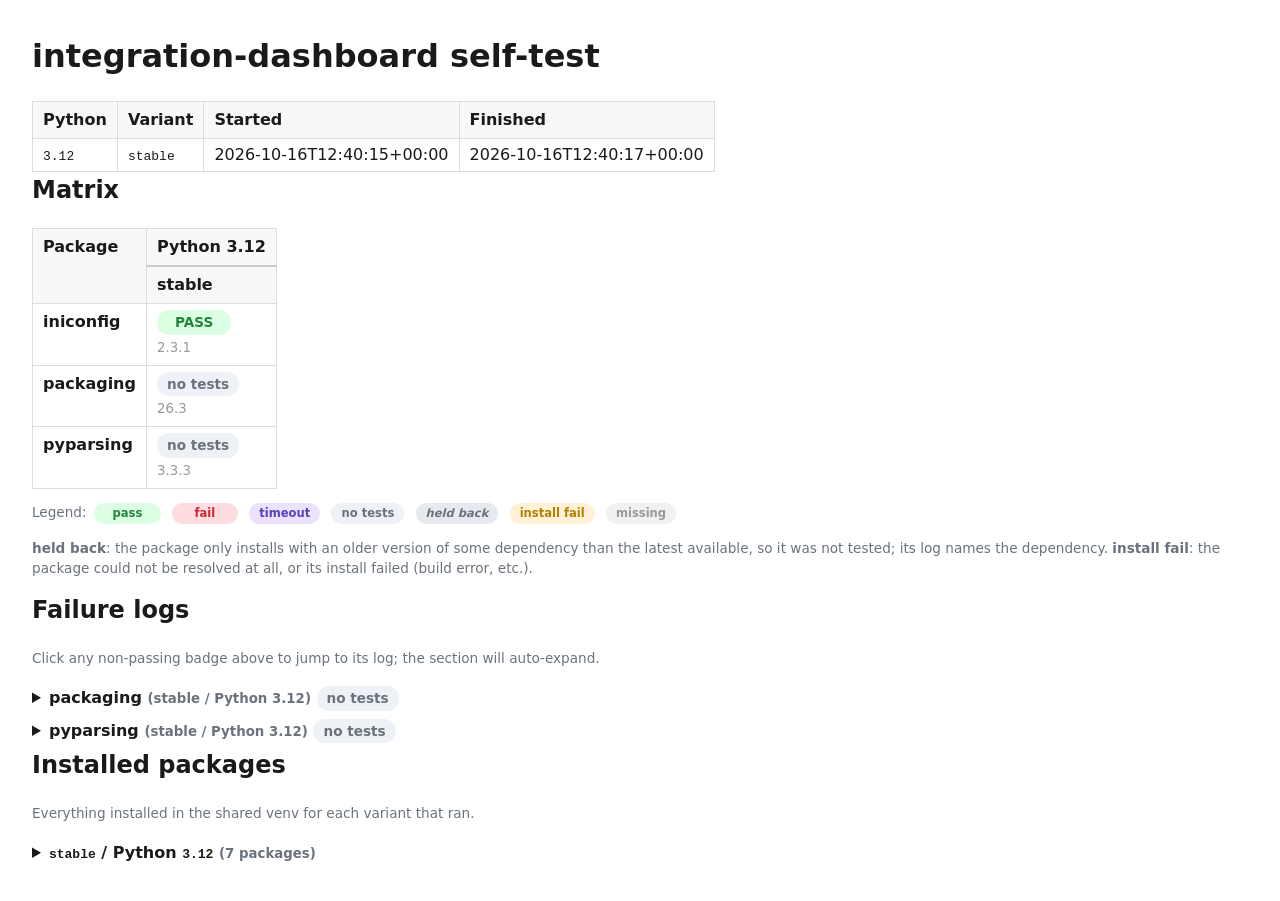
<file: index.html>
<!DOCTYPE html>
<html>
<head>
<meta charset="utf-8">
<title>integration-dashboard self-test</title>
<style>body { font-family: -apple-system, system-ui, sans-serif; margin: 2em; line-height: 1.5; color: #1a1a1a; max-width: 1200px; }
h1, h2 { margin-top: 0; }
a { color: #0366d6; text-decoration: none; }
a:hover { text-decoration: underline; }
table { border-collapse: collapse; }
th, td { border: 1px solid #ddd; padding: 6px 10px; text-align: left; vertical-align: top; }
th { background: #f6f8fa; }
th.python-group { text-align: center; border-bottom: 2px solid #ccc; }
.banner { background: #fff8c5; border: 1px solid #d4a72c; padding: 0.75em 1em;
          border-radius: 6px; margin: 1em 0; }
tr.tier-header th { background: #eef2f6; text-align: left; font-weight: 600;
                    text-transform: lowercase; letter-spacing: 0.5px; color: #444; }
.meta dl { margin: 0.3em 0; display: grid; grid-template-columns: max-content 1fr; gap: 0.2em 1em; color: #444; }
.meta dt { font-weight: 600; }
.pill { display: inline-block; padding: 2px 10px; border-radius: 12px; font-size: 0.85em; font-weight: 600; min-width: 4em; text-align: center; }
.pill.pass { background: #dcffe4; color: #22863a; }
.pill.fail { background: #ffdce0; color: #cb2431; }
.pill.no-tests { background: #eef2f6; color: #6a737d; }
.pill.held-back { background: #e6e9ee; color: #6a737d; font-style: italic; }
.pill.install-fail { background: #fff1d6; color: #b08000; }
.pill.timeout { background: #ece2ff; color: #5b3fb8; }
.pill.missing { background: #f1f1f1; color: #999; }
a.cell-link { text-decoration: none; }
a.cell-link:hover .pill { filter: brightness(0.94); }
.matrix tr:hover td { background: #fafafa; }
.pkg-name { font-weight: 600; }
pre { background: #1e1e1e; color: #d4d4d4; padding: 1em; border-radius: 6px;
      overflow-x: auto; font-size: 0.85em; white-space: pre-wrap; word-wrap: break-word; max-height: 50em; }
details summary { cursor: pointer; padding: 4px 0; font-weight: 600; }
.meta-table td { padding: 4px 10px; }
.meta-table { width: auto; }
nav { margin-bottom: 1.5em; font-size: 0.9em; }
.legend { font-size: 0.85em; color: #6a737d; margin-top: 1em; }
.legend .pill { margin: 0 0.3em; }

@media (prefers-color-scheme: dark) {
  body { background: #0d1117; color: #c9d1d9; }
  a { color: #58a6ff; }
  th, td { border-color: #30363d; }
  th { background: #161b22; }
  th.python-group { border-bottom-color: #484f58; }
  .banner { background: #2b1d00; border-color: #6e5500; }
  tr.tier-header th { background: #161b22; color: #8b949e; }
  .meta dl { color: #8b949e; }
  .matrix tr:hover td { background: #161b22; }
  .pill.pass        { background: #0a3a17; color: #3fb950; }
  .pill.fail        { background: #4a1216; color: #f85149; }
  .pill.no-tests    { background: #21262d; color: #8b949e; }
  .pill.held-back   { background: #21262d; color: #8b949e; }
  .pill.install-fail{ background: #3d2900; color: #e3b341; }
  .pill.timeout     { background: #261c4a; color: #a371f7; }
  .pill.missing     { background: #161b22; color: #6e7681; }
}</style>
</head>
<body>


<h1>integration-dashboard self-test</h1>





<table class="meta-table">
<thead><tr><th>Python</th><th>Variant</th><th>Started</th><th>Finished</th></tr></thead>
<tbody>

<tr>
  <td><code>3.12</code></td>
  <td><code>stable</code></td>
  <td>2026-10-16T12:40:15+00:00</td>
  <td>2026-10-16T12:40:17+00:00</td>
</tr>

</tbody>
</table>

<h2>Matrix</h2>
<table class="matrix">
<thead>
<tr>
  <th rowspan="2">Package</th>
  <th colspan="1" class="python-group">Python 3.12</th>
</tr>
<tr>
  <th>stable</th>
</tr>
</thead>
<tbody>



<tr>
  <td><span class="pkg-name">iniconfig</span></td>
  
  <td>
    
    <span class="pill pass">PASS</span>
    
    <br><small style="color:#999">2.3.1</small>
  </td>
  
</tr>

<tr>
  <td><span class="pkg-name">packaging</span></td>
  
  <td>
    
    <a class="cell-link" href="#log-packaging__stable__3_12"><span class="pill no-tests">no tests</span></a>
    
    <br><small style="color:#999">26.3</small>
  </td>
  
</tr>

<tr>
  <td><span class="pkg-name">pyparsing</span></td>
  
  <td>
    
    <a class="cell-link" href="#log-pyparsing__stable__3_12"><span class="pill no-tests">no tests</span></a>
    
    <br><small style="color:#999">3.3.3</small>
  </td>
  
</tr>


</tbody>
</table>

<div class="legend">Legend:
  <span class="pill pass">pass</span>
  <span class="pill fail">fail</span>
  <span class="pill timeout">timeout</span>
  <span class="pill no-tests">no tests</span>
  <span class="pill held-back">held back</span>
  <span class="pill install-fail">install fail</span>
  <span class="pill missing">missing</span>
</div>
<p class="legend"><strong>held back</strong>: the package only installs with an older version of some dependency than the latest available, so it was not tested; its log names the dependency. <strong>install fail</strong>: the package could not be resolved at all, or its install failed (build error, etc.).</p>


<h2>Failure logs</h2>
<p class="legend">Click any non-passing badge above to jump to its log; the section will auto-expand.</p>

<details id="log-packaging__stable__3_12">
  <summary>
    <span class="pkg-name">packaging</span>
    <small style="color:#6a737d">(stable / Python 3.12)</small>
    <span class="pill no-tests">no tests</span>
  </summary>
  
  
  <h3>Test output</h3>
  <pre>
no tests ran in 0.00s
</pre>
  
</details>

<details id="log-pyparsing__stable__3_12">
  <summary>
    <span class="pkg-name">pyparsing</span>
    <small style="color:#6a737d">(stable / Python 3.12)</small>
    <span class="pill no-tests">no tests</span>
  </summary>
  
  
  <h3>Test output</h3>
  <pre>
no tests ran in 0.01s
</pre>
  
</details>




<h2>Installed packages</h2>
<p class="legend">Everything installed in the shared venv for each variant that ran.</p>


<details>
  <summary>
    <code>stable</code> / Python <code>3.12</code>
    <small style="color:#6a737d">(7 packages)</small>
  </summary>
  <pre>iniconfig==2.3.1
packaging==26.3
pluggy==1.7.0
pygments==2.21.0
pyparsing==3.3.3
pytest==9.1.1
pytest-timeout==2.4.0
</pre>
</details>




<script>
function openTarget() {
  const id = location.hash.slice(1);
  if (!id) return;
  const el = document.getElementById(id);
  if (el && el.tagName === "DETAILS") {
    el.open = true;
    el.scrollIntoView({behavior: "instant", block: "start"});
  }
}
openTarget();
addEventListener("hashchange", openTarget);
</script>

</body>
</html>
</file>
